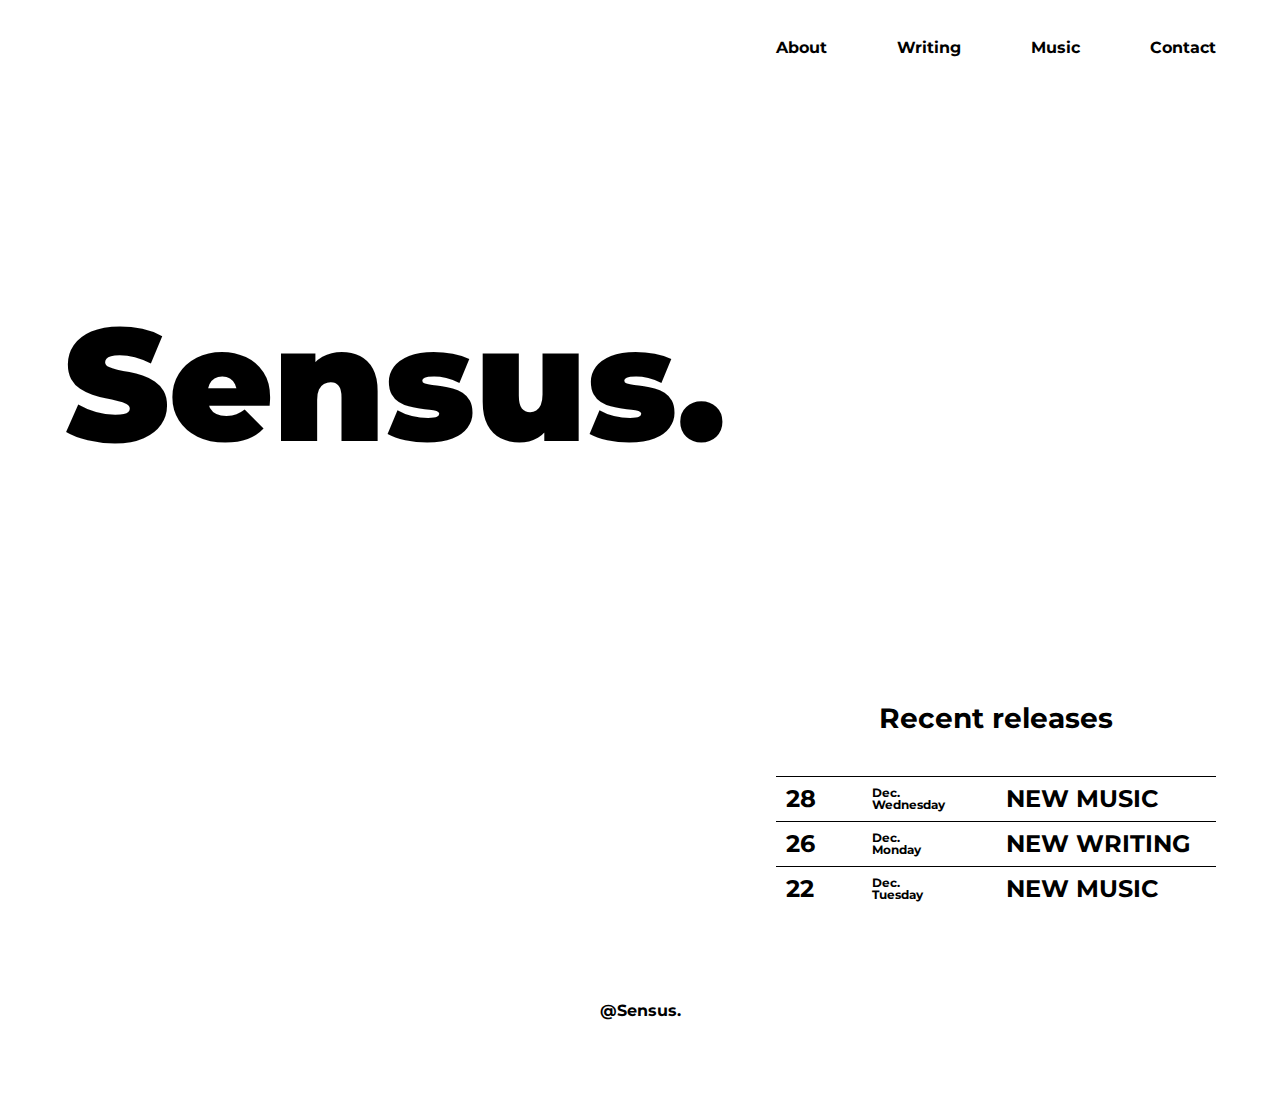
<file: index.html>
<!DOCTYPE html>
<html lang="en">
<head>
    <meta charset="UTF-8">
    <meta http-equiv="X-UA-Compatible" content="IE=edge">
    <meta name="viewport" content="width=device-width, initial-scale=1.0">
    <link rel="stylesheet" href="./Doctor.css">
    <link rel="stylesheet" href="./style.css">
    <link rel="preconnect" href="https://fonts.googleapis.com">
    <link rel="preconnect" href="https://fonts.gstatic.com" crossorigin>
    <link href="https://fonts.googleapis.com/css2?family=Montserrat:ital,wght@0,100;0,200;0,300;0,400;0,500;0,600;0,700;0,800;0,900;1,100;1,200;1,300;1,400;1,500;1,600;1,700;1,800;1,900&display=swap" rel="stylesheet">
    <title>🎧音楽サイト</title>
</head>
<body>
    <div class="top-menu">
        <a href="./About.html">About</a>
        <a href="./Writing.html">Writing</a>
        <a href="./Music.html">Music</a>
        <a href="./Contact.html">Contact</a>
    </div>

    <div class="title">
     <h1 class="title-name">Sensus.</h1>
    </div>

    <div class="release">
        <h3 class="release-title">Recent releases</h3>
        <div class="release1">
            <div class="release-left">
                <p class="release-date">28</p>
            </div>
            <div class="release-center">
                <p class="release-month">Dec.</p>
                <p class="release-day">Wednesday</p>
            </div>
            <div class="release-right">
                <p class="release-tag">NEW MUSIC</p>
            </div>
        </div>
        <div class="release2">
            <div class="release-left">
                <p class="release-date">26</p>
            </div>
            <div class="release-center">
                <p class="release-month">Dec.</p>
                <p class="release-day">Monday</p>
            </div>
            <div class="release-right">
                <p class="release-tag">NEW WRITING</p>
            </div>
        </div>
        <div class="release3">
            <div class="release-left">
                <p class="release-date">22</p>
            </div>
            <div class="release-center">
                <p class="release-month">Dec.</p>
                <p class="release-day">Tuesday</p>
            </div>
            <div class="release-right">
                <p class="release-tag">NEW MUSIC</p>
            </div>
        </div>
        
    </div>

    <div class="footer">
        <p>@Sensus.</p>
    </div>
    
</body>
</html>
</file>
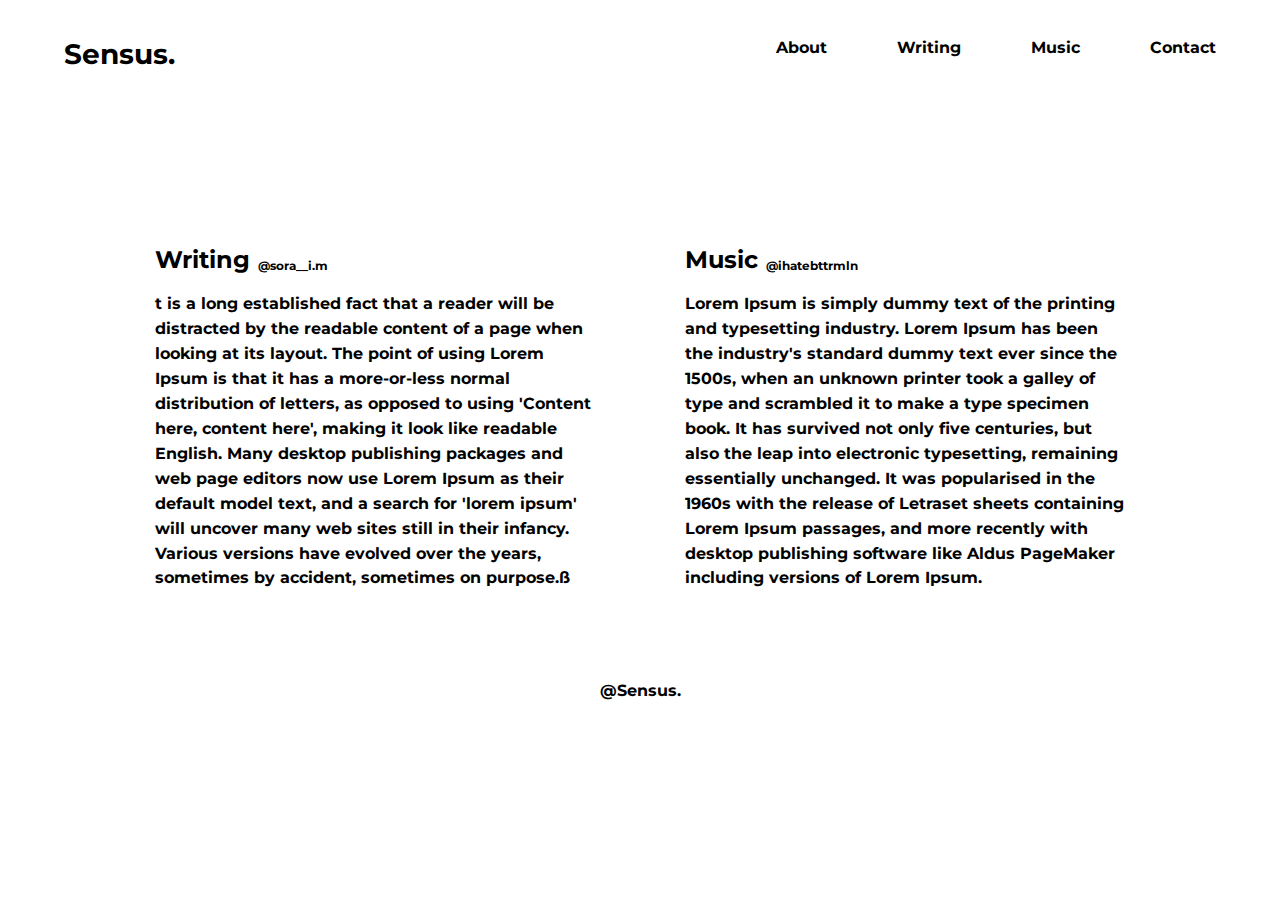
<file: About.html>
<!DOCTYPE html>
<html lang="en">
<head>
    <meta charset="UTF-8">
    <meta http-equiv="X-UA-Compatible" content="IE=edge">
    <meta name="viewport" content="width=device-width, initial-scale=1.0">
    <link rel="stylesheet" href="./Doctor.css">
    <link rel="stylesheet" href="./style.css">
    <link rel="preconnect" href="https://fonts.googleapis.com">
    <link rel="preconnect" href="https://fonts.gstatic.com" crossorigin>
    <link href="https://fonts.googleapis.com/css2?family=Montserrat:ital,wght@0,100;0,200;0,300;0,400;0,500;0,600;0,700;0,800;0,900;1,100;1,200;1,300;1,400;1,500;1,600;1,700;1,800;1,900&display=swap" rel="stylesheet">
    <title>🎧音楽サイト</title>
</head>
<body>
    <div class="header">
        <div class="logo">
        <a href="./index.html"><p class="logo-name">Sensus.</p></a>
        </div>

        <div class="header-top-menu">
            <a href="./About.html">About</a>
            <a href="./Writing.html">Writing</a>
            <a href="./Music.html">Music</a>
            <a href="./Contact.html">Contact</a>
        </div>
    </div>

    <div class="profile">
        <div class="profile1">
            <div class="profile-title">
                <div class="profile-genre">
                    <h3>Writing</h3>
                </div>
                <div class="profile-who">
                    <p>@sora__i.m</p>
                </div>
            </div>
            <div class="profile-content">
                <p>t is a long established fact that a reader will be distracted by the readable content of a page when looking at its layout. The point of using Lorem Ipsum is that it has a more-or-less normal distribution of letters, as opposed to using 'Content here, content here', making it look like readable English. Many desktop publishing packages and web page editors now use Lorem Ipsum as their default model text, and a search for 'lorem ipsum' will uncover many web sites still in their infancy. Various versions have evolved over the years, sometimes by accident, sometimes on purpose.ß</p>
            </div>
        </div>
        <div class="profile2">
            <div class="profile-title">
                <div class="profile-genre">
                    <h3>Music</h3>
                </div>
                <div class="profile-who">
                    <p>@ihatebttrmln</p>
                </div>
            </div>
            <div class="profile-content">
                <p>Lorem Ipsum is simply dummy text of the printing and typesetting industry. Lorem Ipsum has been the industry's standard dummy text ever since the 1500s, when an unknown printer took a galley of type and scrambled it to make a type specimen book. It has survived not only five centuries, but also the leap into electronic typesetting, remaining essentially unchanged. It was popularised in the 1960s with the release of Letraset sheets containing Lorem Ipsum passages, and more recently with desktop publishing software like Aldus PageMaker including versions of Lorem Ipsum.</p>
            </div>
        </div>
    </div>


  

    <div class="footer">
        <p>@Sensus.</p>
    </div>
    
</body>
</html>
</file>
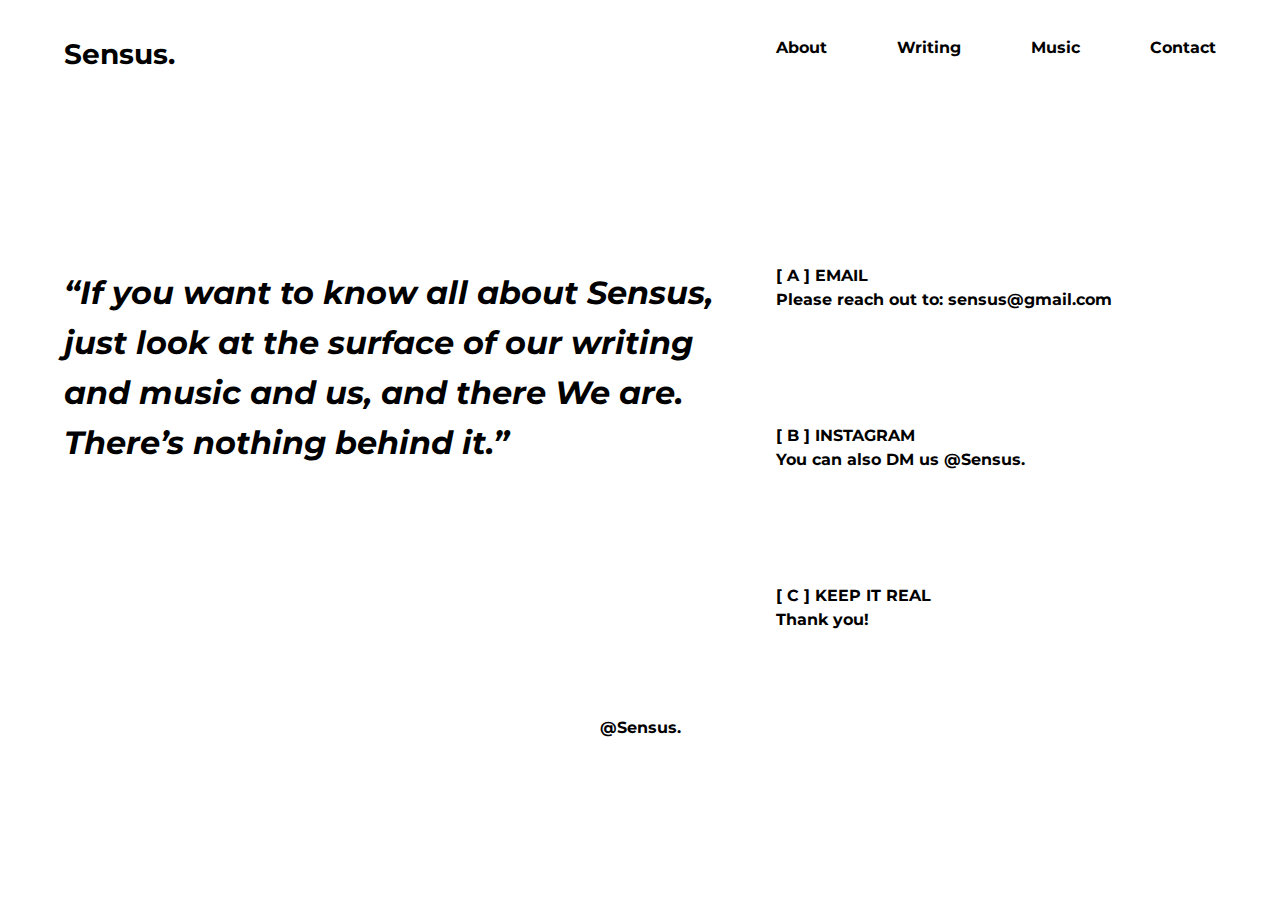
<file: Contact.html>
<!DOCTYPE html>
<html lang="en">
<head>
    <meta charset="UTF-8">
    <meta http-equiv="X-UA-Compatible" content="IE=edge">
    <meta name="viewport" content="width=device-width, initial-scale=1.0">
    <link rel="stylesheet" href="./Doctor.css">
    <link rel="stylesheet" href="./style.css">
    <link rel="preconnect" href="https://fonts.googleapis.com">
    <link rel="preconnect" href="https://fonts.gstatic.com" crossorigin>
    <link href="https://fonts.googleapis.com/css2?family=Montserrat:ital,wght@0,100;0,200;0,300;0,400;0,500;0,600;0,700;0,800;0,900;1,100;1,200;1,300;1,400;1,500;1,600;1,700;1,800;1,900&display=swap" rel="stylesheet">
    <title>🎧音楽サイト</title>
</head>
<body>
    <div class="header">
        <div class="logo">
        <a href="./index.html"><p class="logo-name">Sensus.</p></a>
        </div>

        <div class="header-top-menu">
            <a href="./About.html">About</a>
            <a href="./Writing.html">Writing</a>
            <a href="./Music.html">Music</a>
            <a href="./Contact.html">Contact</a>
        </div>
    </div>

    <div class="contact-content">
        <div class="message">
            <h2>“If you want to know all about Sensus, just look at the surface of our writing and music and us, and there We are. There’s nothing behind it.”</h2>
        </div>

        <div class="contact-detail">
            <div class="email">
                <p class="contact-email-title">[ A ] EMAIL</p>
                <p class="contact-email-address">Please reach out to: sensus@gmail.com</p>
            </div>
            <div class="instagram">
                <p class="contact-instagram-title">[ B ] INSTAGRAM</p>
                <p class="contact-instagram-address">You can also DM us @Sensus.</p>
            </div>
            <div class="keepitreal">
                <p class="contact-keepitreal-title">[ C ] KEEP IT REAL</p>
                <p class="contact-keepitreal-address">Thank you!</p>
            </div>
        </div>

    </div>


  

    <div class="footer">
        <p>@Sensus.</p>
    </div>
    
</body>
</html>
</file>
<file: style.css>
/* font-family: 'Montserrat', sans-serif; */

body{
    width: 90%;
    margin: 0 auto;
}

a {
    text-decoration:none;
    color: black;
    font-family: 'Montserrat', sans-serif;
    font-weight: 700;
}

a:hover{
    color: #001AFF;
}

.top-menu{
    width: 440px;
    height: 24px;
    margin-top: 40px;
    margin-left: auto;
    display: flex;
    justify-content: space-between;
}

.title{
    width: 148px;
    height: 640px;
    display: grid;
    place-items: center;

}

.title-name{
    font-size: 160px;
    font-family: 'Montserrat', sans-serif;
    font-weight:900
}


.release{
    width: 440px;
    margin: 0 0 0 auto;
}

.release-title{
    width: 440px;
    font-size: 28px;
    text-align: center;
    font-family: 'Montserrat', sans-serif;
    font-weight: 700;
    margin-bottom: 44px;
    
}

.release1,
.release2,
.release3{
    border-top: 1px solid #000;
    padding: 10px;
    display: flex;
    justify-content: space-between;
}

.release-left{

    width: 30px;
    height: 24px;
    font-size: 24px;
    font-family: 'Montserrat', sans-serif;
    font-weight: 700;
}


.release-center{
    width: 78px;
    height: 24px;
    font-size: 12px;
    font-family: 'Montserrat', sans-serif;
    font-weight: 700;

}


.release-right{
    width: 200px;
    height: 24px;
    font-size: 24px;
    font-family: 'Montserrat', sans-serif;
    font-weight: 700;

}




.footer{
    width: 100%;
    height: 200px;
    display:flex;
    align-items: center;
    justify-content: center;
    text-align: center;
    font-size: 16px;
    font-family: 'Montserrat', sans-serif;
    font-weight: 700;
}



/* MUSIC */

.header{
    display: flex;
    justify-content: space-between;
    margin-top: 40px;
    margin-bottom: 180px;
}

.logo{
    width: 164px;
    height: auto;
    font-size: 28px;
    font-family: 'Montserrat', sans-serif;
    font-weight: 900;   
}

.header-top-menu{
    width: 440px;
    height: 24px;
    margin-left: auto;
    display: flex;
    justify-content: space-between;
}



/* ABOUT */
.profile{
    display: flex;
    justify-content: space-evenly;
}

.profile1{
    width: 440px;
    height: auto;
}

.profile2{
    width: 440px;
    height: auto;
}

.profile-title{
    display:flex;
    align-items: flex-end;
    margin-bottom: 20px;
}

.profile-genre{
    /* width: 100px;
    height: 24px; */
    margin-right: 8px;
    font-size: 24px;
    font-family: 'Montserrat', sans-serif;
    font-weight: 700;   
}

.profile-who{
    width: 100px;
    height: 12px;
    font-size: 12px;
    font-family: 'Montserrat', sans-serif;
    font-weight: 700;   
}

.profile-content{
    width: 100%;
    height: auto;
    font-size: 16px;
    font-family: 'Montserrat', sans-serif;
    font-weight: 700;  
    line-height: 156%;
}







/* CONTACT */

.contact-content{
    display: flex;
    justify-content: space-between;
    margin-top: 200px;
}

.message{
    width: 680px;
    height: auto;
    font-size: 32px;
    font-family: 'Montserrat', sans-serif;
    font-weight: 700;  
    font-style: italic;
    line-height: 50px;
}

.contact-detail{
    width: 440px;
    height: 360px;
    font-size: 16px;
    font-family: 'Montserrat', sans-serif;
    font-weight: 700;    
    display: flex;
    flex-direction: column;
    justify-content: space-between;
}

.email{
    width: 100%;
    height: 40px;
    display: flex;
    flex-direction: column;
    justify-content: space-between;
}

.instagram{
    width: 100%;
    height: 40px;
        display: flex;
    flex-direction: column;
    justify-content: space-between;
}

.keepitreal{
    width: 100%;
    height: 40px;
    display: flex;
    flex-direction: column;
    justify-content: space-between;
}
</file>
<file: Doctor.css>
/* 
html5doctor.com Reset Stylesheet
v1.6.1
Last Updated: 2010-09-17
Author: Richard Clark - http://richclarkdesign.com 
Twitter: @rich_clark
*/

html, body, div, span, object, iframe,
h1, h2, h3, h4, h5, h6, p, blockquote, pre,
abbr, address, cite, code,
del, dfn, em, img, ins, kbd, q, samp,
small, strong, sub, sup, var,
b, i,
dl, dt, dd, ol, ul, li,
fieldset, form, label, legend,
table, caption, tbody, tfoot, thead, tr, th, td,
article, aside, canvas, details, figcaption, figure, 
footer, header, hgroup, menu, nav, section, summary,
time, mark, audio, video {
  margin:0;
  padding:0;
  border:0;
  outline:0;
  font-size:100%;
  vertical-align:baseline;
  background:transparent;
}

body {
  line-height:1;
}

article,aside,details,figcaption,figure,
footer,header,hgroup,menu,nav,section { 
  display:block;
}

nav ul {
  list-style:none;
}

blockquote, q {
  quotes:none;
}

blockquote:before, blockquote:after,
q:before, q:after {
  content:'';
  content:none;
}

a {
  margin:0;
  padding:0;
  font-size:100%;
  vertical-align:baseline;
  background:transparent;
}

/* change colours to suit your needs */
ins {
  background-color:#ff9;
  color:#000;
  text-decoration:none;
}

/* change colours to suit your needs */
mark {
  background-color:#ff9;
  color:#000; 
  font-style:italic;
   font-weight:bold;
}

del {
  text-decoration: line-through;
}

abbr[title], dfn[title] {
  border-bottom:1px dotted;
  cursor:help;
}

table {
  border-collapse:collapse;
  border-spacing:0;
}

/* change border colour to suit your needs */
hr {
  display:block;
  height:1px;
  border:0;   
  border-top:1px solid #cccccc;
  margin:1em 0;
  padding:0;
}

input, select {
  vertical-align:middle;
}
</file>
